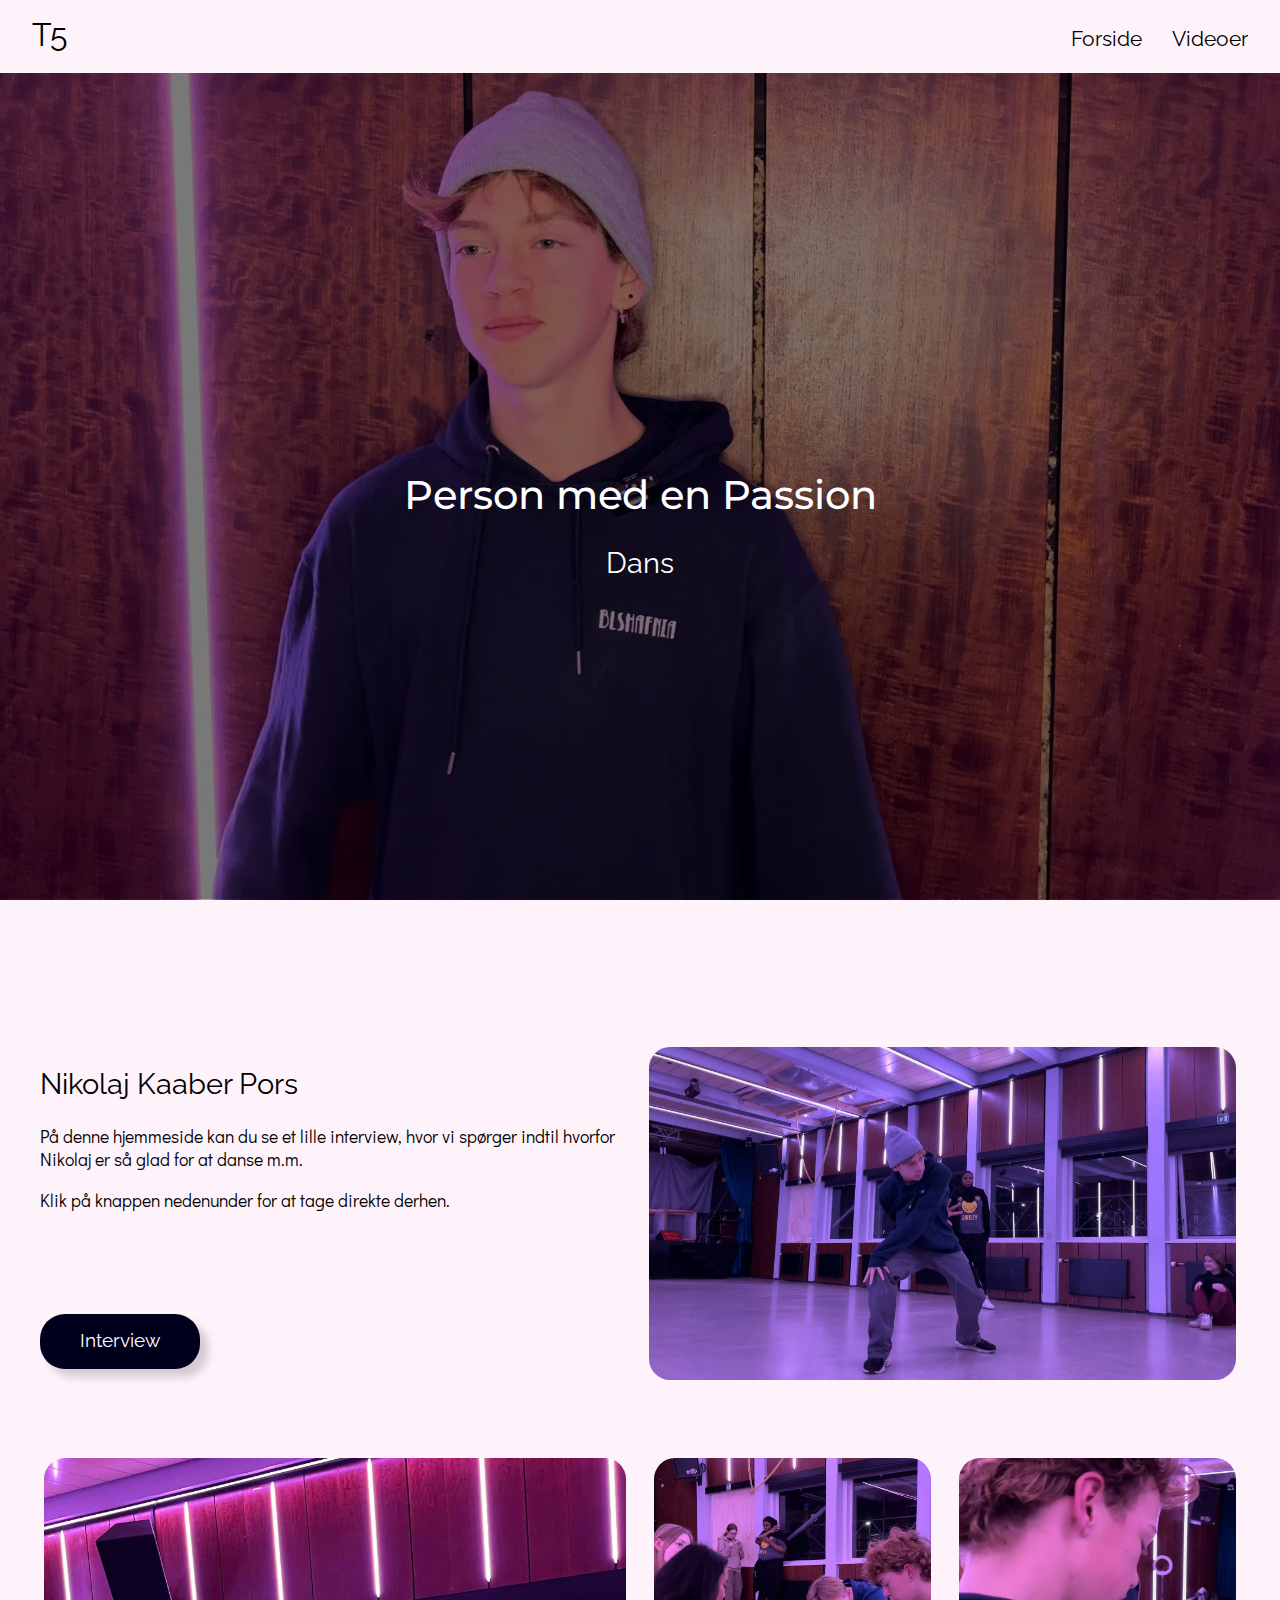
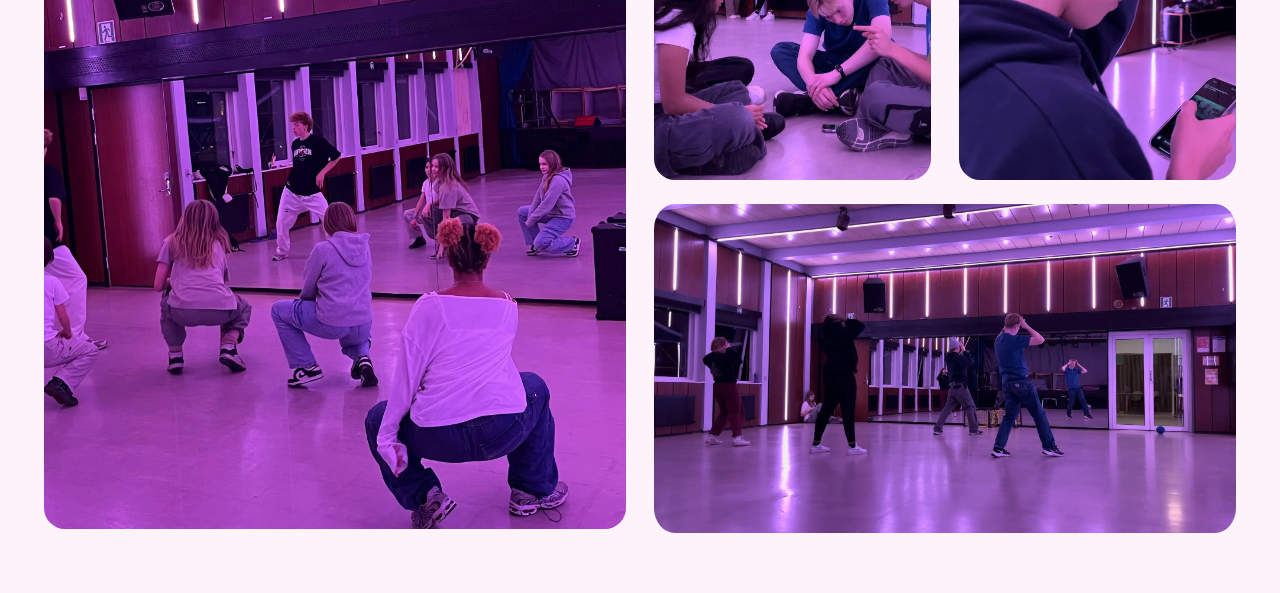
<file: index.html>
<!DOCTYPE html>
<html lang="da">

<head>
    <meta charset="UTF-8">
    <meta name="viewport" content="width=device-width, initial-scale=1.0">
    <link rel="stylesheet" href="style.css">
    <link rel="preconnect" href="https://fonts.googleapis.com">
    <link rel="preconnect" href="https://fonts.gstatic.com" crossorigin>
    <link
        href="https://fonts.googleapis.com/css2?family=Didact+Gothic&family=Montserrat:wght@400;500;600&family=Raleway&display=swap"
        rel="stylesheet">
    <title>Forside</title>
</head>

<body>
    <header>
        <div class="logo">
            <a href="index.html">T5</a>
        </div>
        <nav>
            <ul>
                <li><a href="index.html">Forside</a></li>
                <li><a href="video.html">Videoer</a></li>
            </ul>
        </nav>
    </header>

    <main>
        <div class="hero-image">
            <div class="hero-text">
                <h1>Person med en Passion</h1>
                <h2>Dans</h2>
            </div>
        </div>
        <div class="index_wrapper">
            <section class="grid_1-1">
                <div class="col">
                    <h2>Nikolaj Kaaber Pors</h2>
                    <p>På denne hjemmeside kan du se et lille interview, hvor vi spørger indtil hvorfor Nikolaj er så
                        glad for at danse m.m. </p>
                    <p>Klik på knappen nedenunder for at tage direkte derhen.</p>

                    <a class="cta" href="video.html">Interview</a>
                </div>
                <div class="col">
                    <img src="billeder/IMG_3472.webp" alt="dans">
                </div>
            </section>

            <div class="grid_1-1-1-1">
                <img src="billeder/IMG_3455.webp" alt="Dans" class="box_1">
                <img src="billeder/IMG_3478.webp" alt="Dans" class="box_2">
                <img src="billeder/IMG_3480.webp" alt="Dans" class="box_3">
                <img src="billeder/IMG_3473.webp" alt="Dans" class="box_4">
            </div>

            <!-- <section class="grid_1-2">
                <div class="col">
                    <h2>Computere i hjemmet</h2>
                    <p>Ni ud af ti familier ejer i 2022 en eller flere smartphones, mens knap seks ud af ti familier har
                        en
                        tablet-pc liggende.
                        Hele 94 procent ejer en personlig computer, hvoraf fire ud af ti anvender Windows som deres
                        primære
                        operativsystem.</p>
                    <div class="col_img"> -->
            <!-- <img src="billeder/IMG_3473.webp" alt="gruppedans"> -->
            <!-- </div>
                </div>
                <div class="col order">
                    <img src="billeder/IMG_3475.webp" alt="guide">
                </div> -->
            <!-- </section> -->
        </div>
    </main>



</body>

</html>
</file>
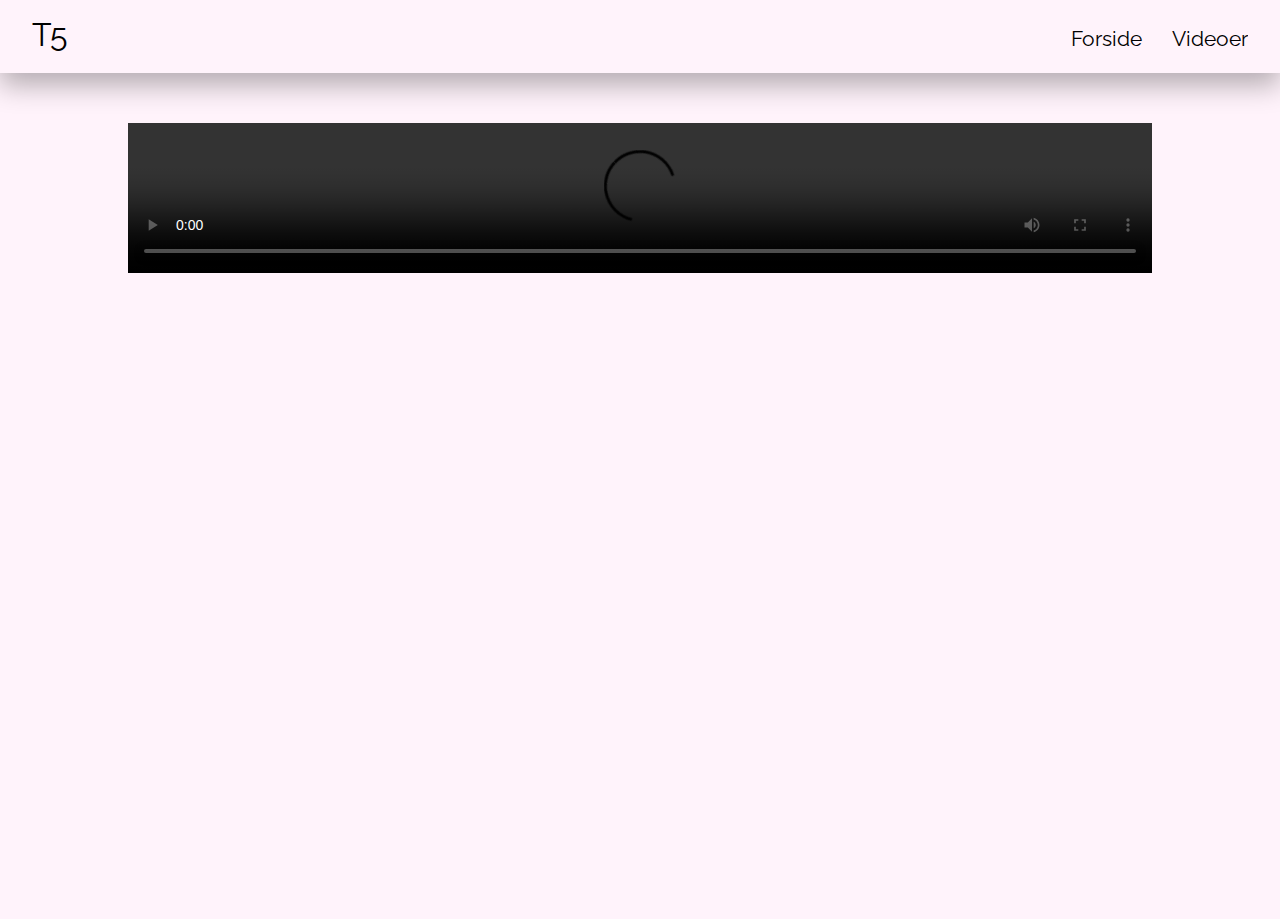
<file: video.html>
<!DOCTYPE html>
<html lang="da">

<head>
    <meta charset="UTF-8">
    <meta name="viewport" content="width=device-width, initial-scale=1.0">
    <link rel="stylesheet" href="style.css">
    <link rel="preconnect" href="https://fonts.googleapis.com">
    <link rel="preconnect" href="https://fonts.gstatic.com" crossorigin>
    <link
        href="https://fonts.googleapis.com/css2?family=Didact+Gothic&family=Montserrat:wght@400;500;600&family=Raleway&display=swap"
        rel="stylesheet">
    <title>Video</title>
</head>

<body>
    <header>
        <div class="logo">
            <a href="index.html">T5</a>
        </div>
        <nav>
            <ul>
                <li><a href="index.html">Forside</a></li>
                <li><a href="video.html">Videoer</a></li>
            </ul>
        </nav>
    </header>
    <main>
        <div class="video_wrapper">
            <video controls src="https://lauranib.dk/kea/05_indhold/01_pilotvideo/interview.mp4"></video>
            <div class="iframe-wrapper">
                <iframe width="560" height="315" src="https://www.youtube.com/embed/lSkVCyhbHcc?si=jFC6-DZsTwWQf7vY"
                    title="YouTube video player" frameborder="0"
                    allow="accelerometer; autoplay; clipboard-write; encrypted-media; gyroscope; picture-in-picture; web-share"
                    allowfullscreen></iframe>
            </div>
        </div>
    </main>
</body>

</html>
</file>
<file: style.css>
* {
  box-sizing: border-box;
}

body {
  background-color: #fff3fb;
  margin: 0rem;
}

img {
  width: 100%;
  height: auto;
  padding: 0.25rem;
  height: auto;
  display: block;
  object-fit: cover;
  align-self: stretch;
  border-radius: 25px;
}

p {
  font-family: "Didact Gothic";
  font-weight: 400;
  font-size: 1.1rem;
}

h1 {
  font-family: "Montserrat";
  font-weight: 500;
  font-size: 2.5rem;
}

h2 {
  font-family: "Raleway";
  font-weight: 400;
  font-size: 1.8rem;
}

img,
video {
  width: 100%;
  height: auto;
  display: block;
}

.iframe-wrapper {
  position: relative;
  width: 100%;
  height: 0;

  padding-top: 56.25%;
}

iframe {
  position: absolute;
  inset: 0;
  height: 100%;
  width: 100%;
}

.video_wrapper {
  display: grid;
  gap: 20px;
  padding-left: 10%;
  padding-right: 10%;
}

header {
  top: 0;
  padding: 1rem 2rem;
  box-shadow: 0 12px 28px 0 rgb(0 0 0 / 30%);
  display: flex;
  justify-content: space-between;
  align-items: baseline;
}

header .logo a {
  font-size: 2rem;
}

header nav ul {
  display: flex;
  justify-content: space-between;
  list-style: none;
  margin: 0;
  padding: 0;
  padding-bottom: 0.4rem;
  gap: 30px;
  overflow-x: auto;
}

a {
  text-decoration: none;
  font-weight: 400;
  color: black;
  font-family: "Raleway";
  font-size: 1.3rem;
}

a:hover {
  color: blueviolet;
}

.cta {
  display: inline-block;
  color: #fdfffc;
  background-color: #00001c;
  padding: 15px 32px;
  text-align: center;
  font-size: 1.2rem;
  border-radius: 25px;
  margin-top: 10px;
  margin-bottom: 25px;
  width: 160px;
  height: 55px;
  box-shadow: 8px 8px 8px 0 rgba(0, 0, 0, 0.173);
}

.cta:hover {
  color: blueviolet;
  background-color: rgb(213, 168, 255);
}

.index_wrapper {
  margin: 1rem;
  padding-top: 70px;
}
.video_wrapper {
  padding-top: 50px;
}

@media (min-width: 800px) {
  .index_wrapper {
    max-width: 1200px;
    margin: 0px auto;
  }

  .video_wrapper {
    padding-bottom: 50px;
  }
}
/* ------------------------------mobil layout------------------------------- */

@media (min-width: 800px) {
  .grid_1-1 {
    display: grid;
    grid-template-columns: 1fr 1fr;
    gap: 10px;
  }

  .grid_1-2 {
    display: grid;
    grid-template-columns: 1fr 2fr;
    gap: 10px;
  }

  .order {
    order: -1;
  }
  .cta {
    margin-top: 85px;
  }

  .col_img {
    padding-top: 50px;
  }
  .grid_1-1-1-1 {
    display: grid;
    grid-template-columns: repeat(4, 1fr);
    grid-template-rows: repeat(2, 1fr);
    gap: 20px;
    padding-top: 60px;
    padding-bottom: 60px;
  }

  .grid_1-1-1-1 img {
    align-self: stretch;
    object-fit: cover;
  }

  .box_1 {
    grid-column: 1 / span 2;
    grid-row: 1 / span 2;
  }

  .box_4 {
    grid-column: 3 / span 2;
    grid-row: 2 / span 1;
    align-self: stretch;
    padding-top: 0px;
    padding-bottom: 0px;
  }
}

/* -------------------------Hero Image by w3schools-------------------------- */
.hero-image {
  background-image: linear-gradient(rgba(0, 0, 0, 0.5), rgba(0, 0, 0, 0.5)), url("billeder/IMG_3465.webp");
  height: 100vh;
  background-position: 50% 50%;
  background-repeat: no-repeat;
  background-attachment: fixed;
  background-size: cover;
  position: relative;
  left: 0;
  width: 100%;
}

.hero-text {
  text-align: center;
  position: absolute;
  top: 50%;
  left: 50%;
  transform: translate(-50%, -50%);
  color: white;
}
/* -------------------------Hero Image by w3schools-------------------------- */

@media (min-width: 800px) {
  main {
    margin: 0px auto;
  }

  .width {
    max-width: 1200px;
    margin: auto;
    margin-bottom: 100px;
  }

  header {
    margin: 0px auto;
  }
}
</file>
